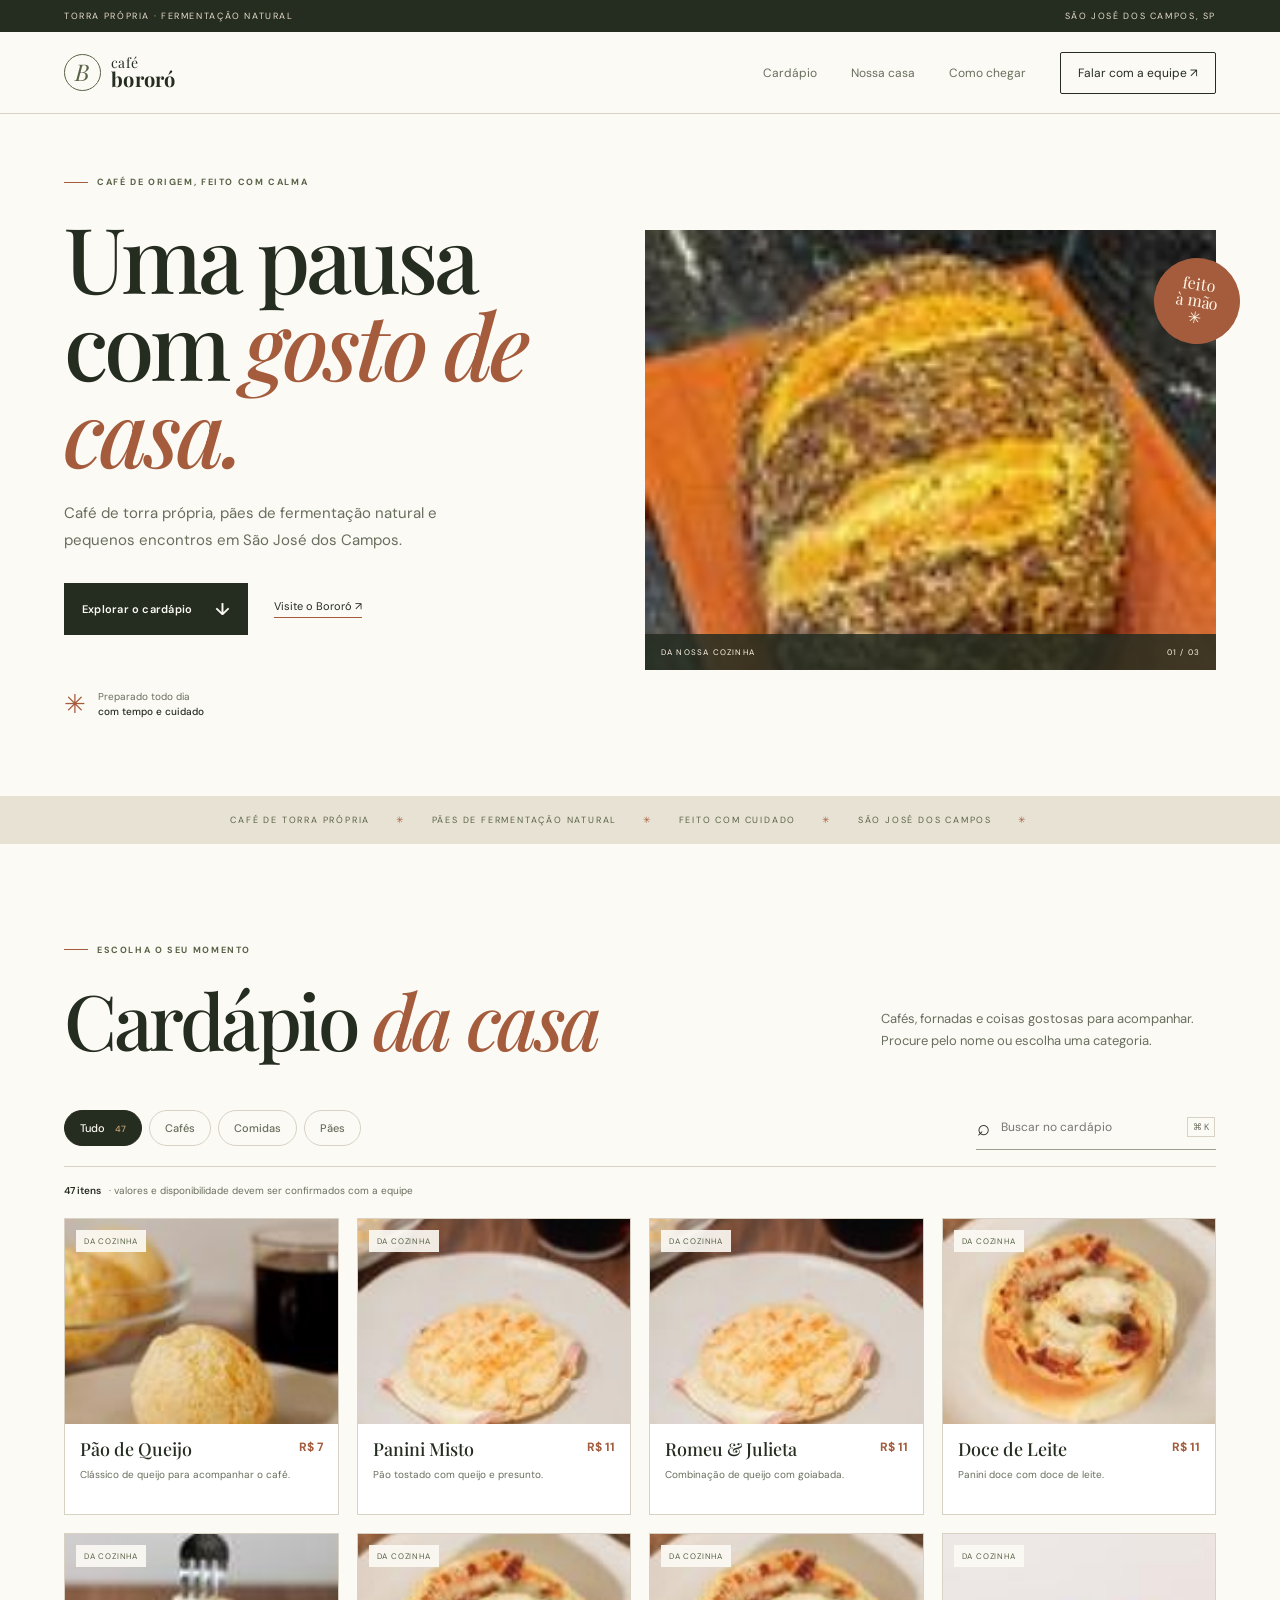
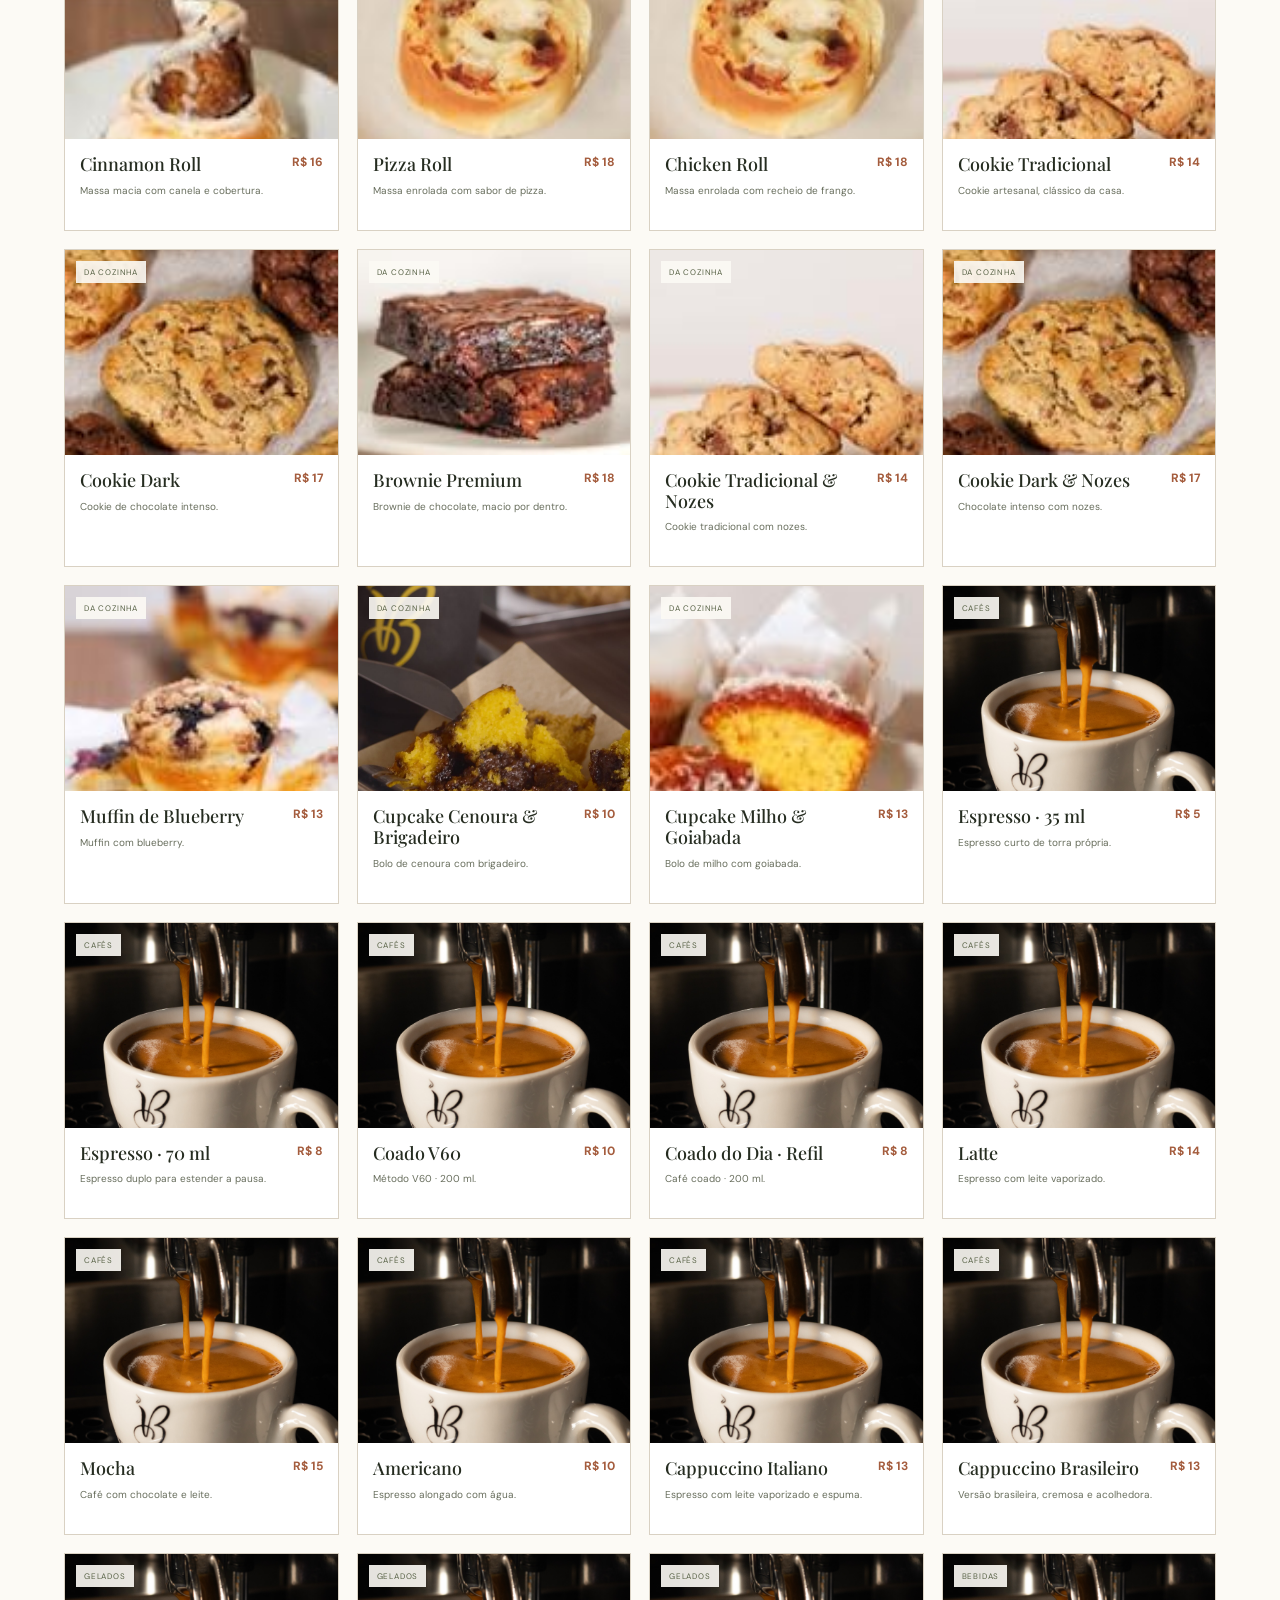
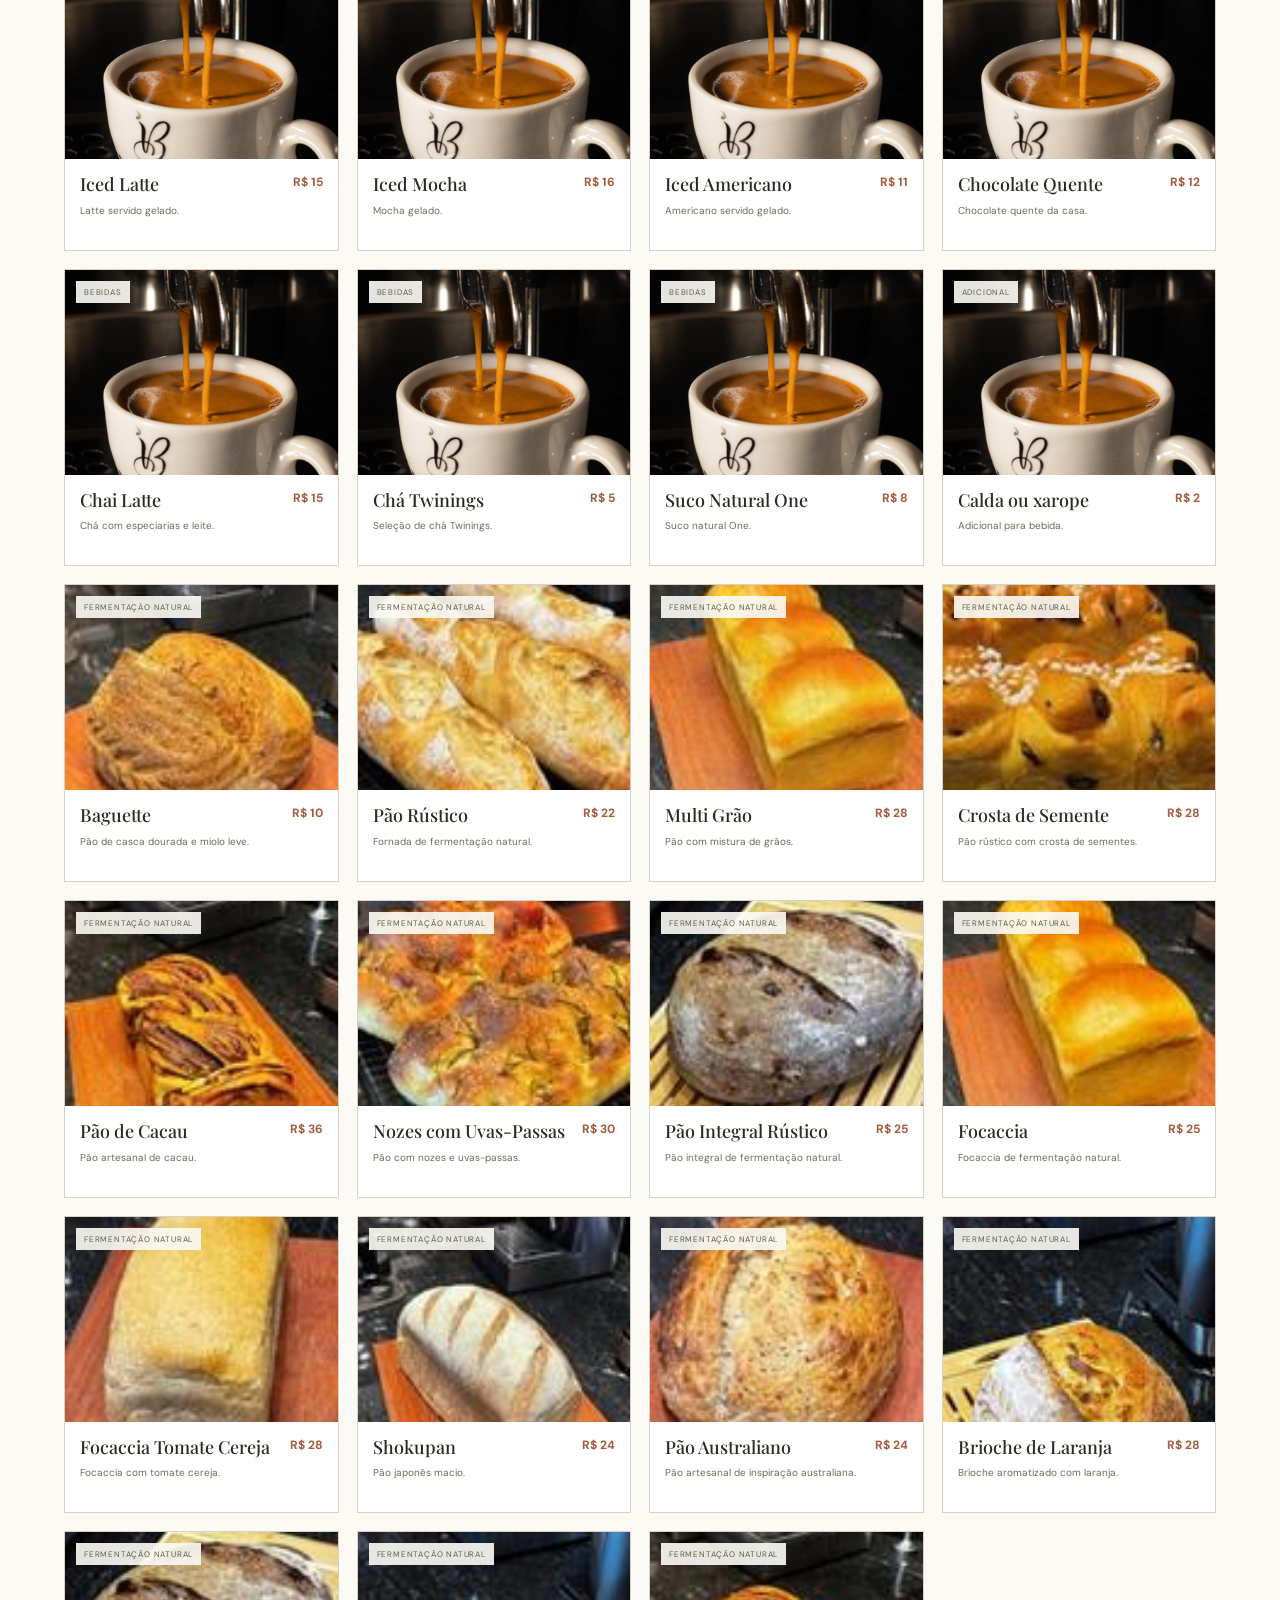
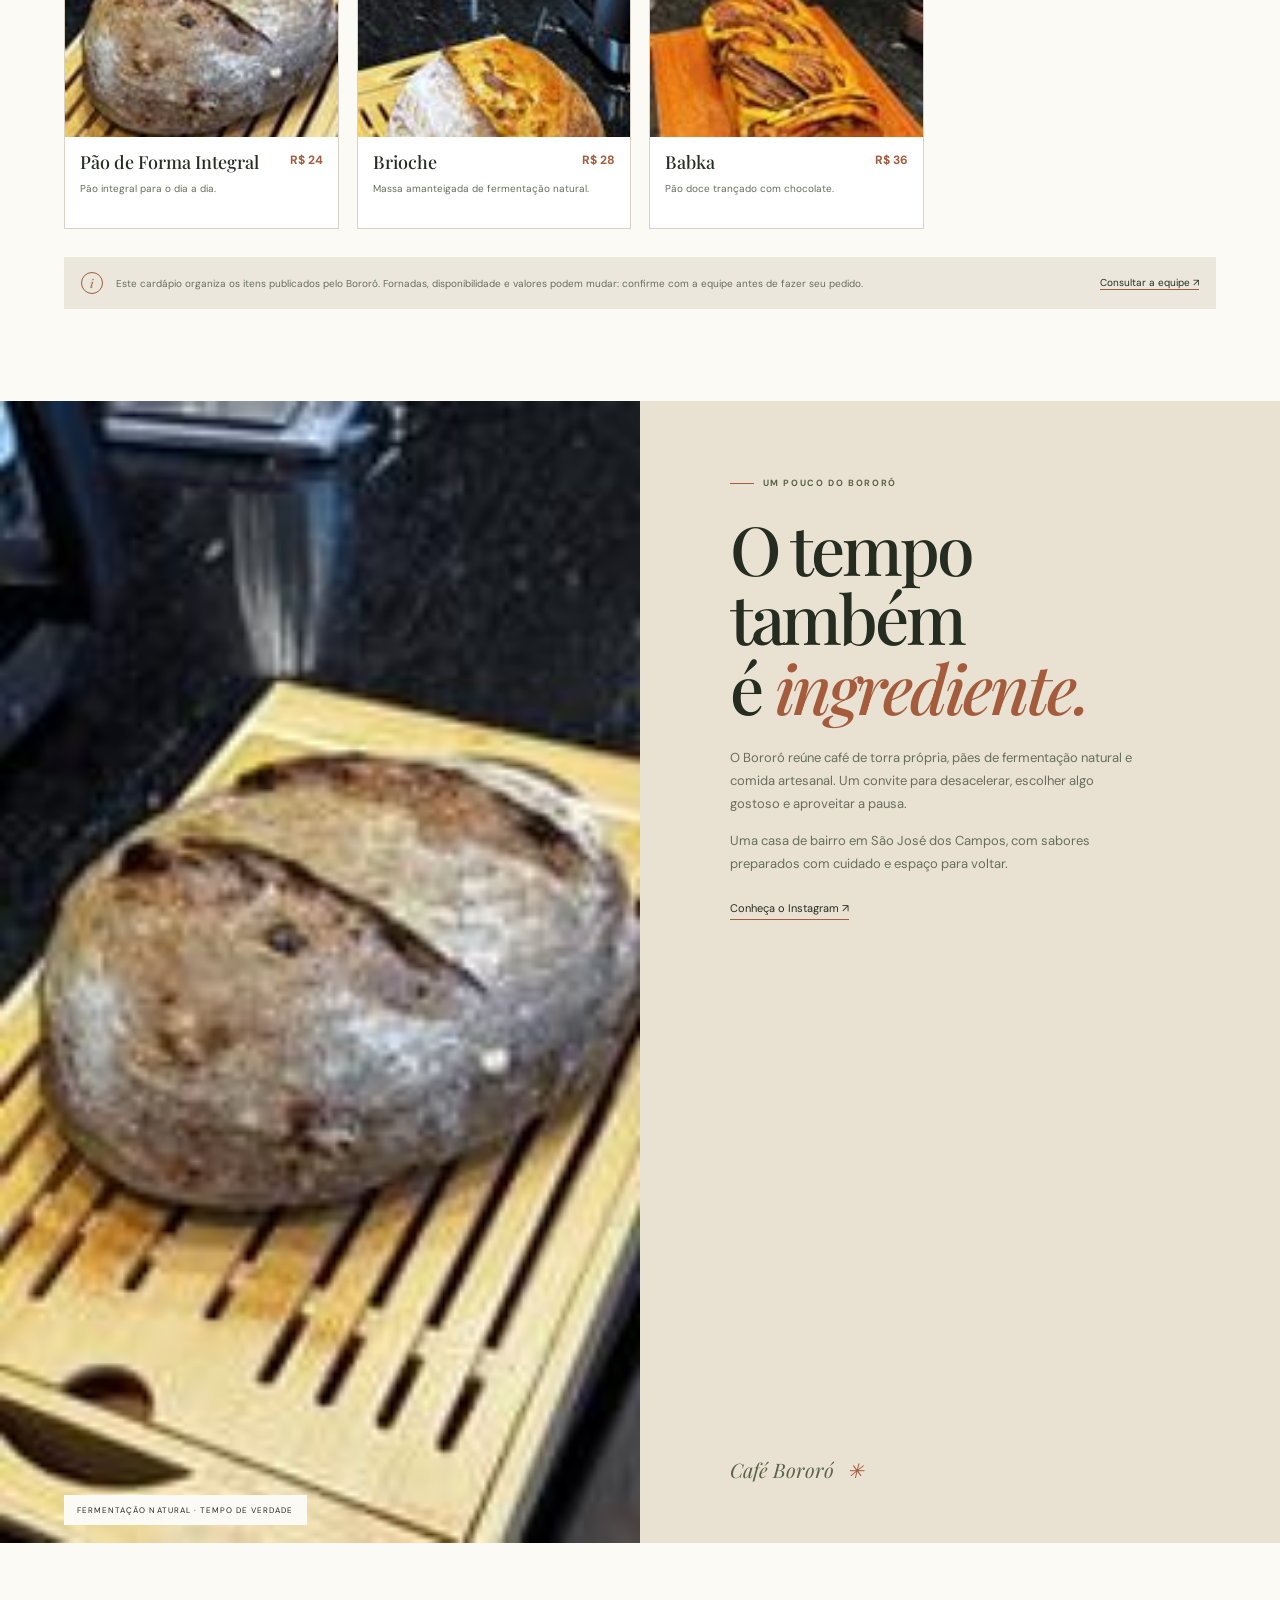
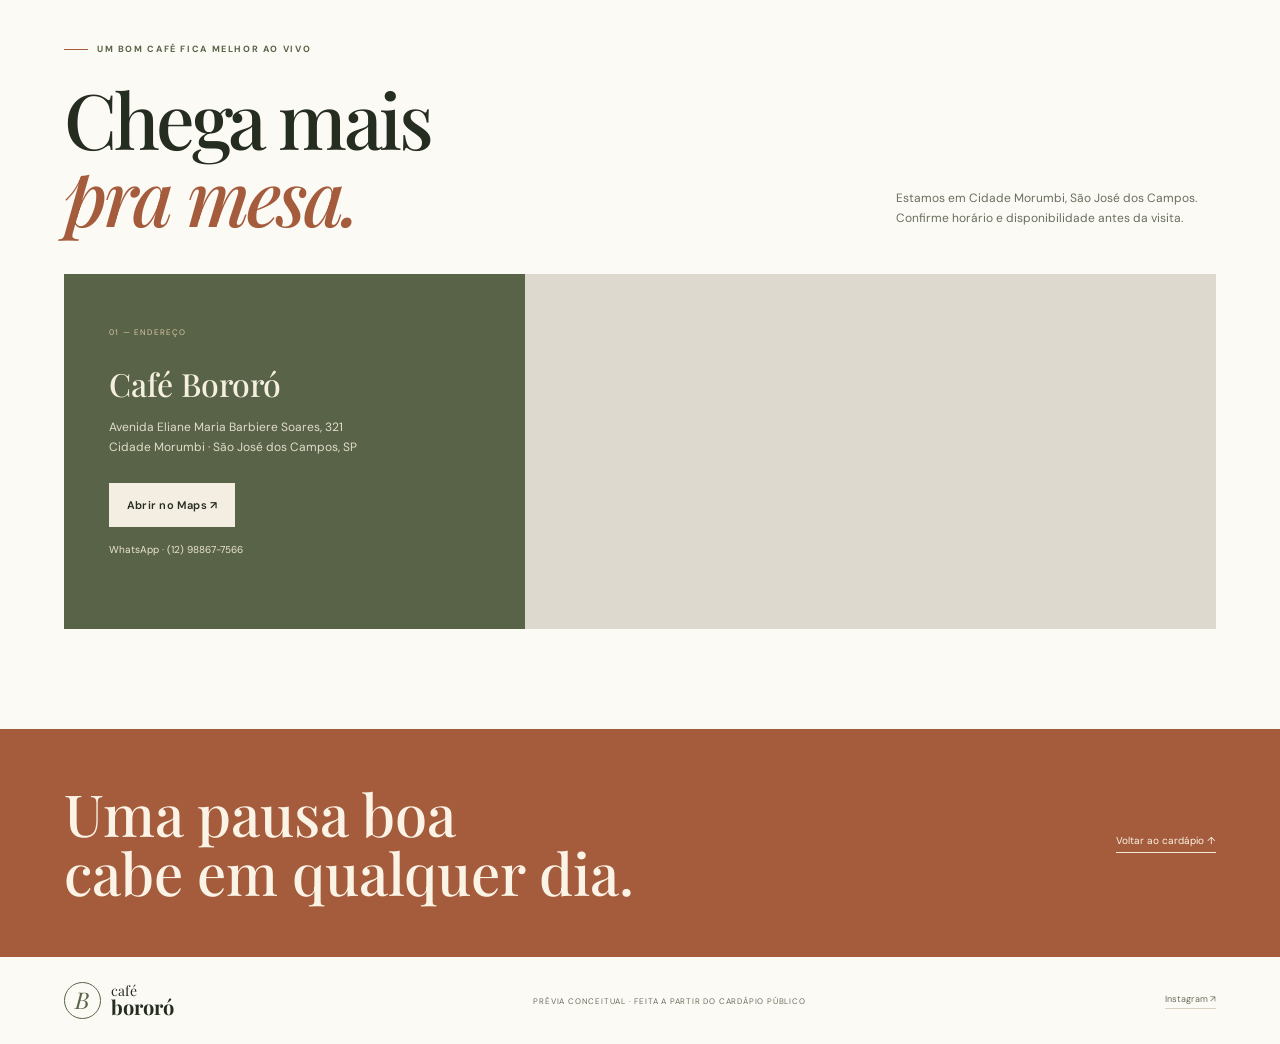
<file: index.html>
<!doctype html>
<html lang="pt-BR">
<head>
<meta charset="utf-8"><meta name="viewport" content="width=device-width,initial-scale=1"><meta name="theme-color" content="#f4eee2"><meta name="description" content="Café Bororó — cafés especiais, pães de fermentação natural e comida feita com cuidado em São José dos Campos."><title>Café Bororó — café com tempo</title><link rel="icon" href="data:image/svg+xml,%3Csvg xmlns=%27http://www.w3.org/2000/svg%27 viewBox=%270 0 40 40%27%3E%3Ccircle cx=%2720%27 cy=%2720%27 r=%2719%27 fill=%27%23596347%27/%3E%3Ctext x=%2720%27 y=%2728%27 text-anchor=%27middle%27 font-size=%2726%27 fill=%27%23f4eee2%27 font-family=%27Georgia%27 font-style=%27italic%27%3EB%3C/text%3E%3C/svg%3E">
<link rel="preconnect" href="https://fonts.googleapis.com"><link rel="preconnect" href="https://fonts.gstatic.com" crossorigin><link href="https://fonts.googleapis.com/css2?family=DM+Sans:wght@400;500;600;700&family=Playfair+Display:wght@500;600;700&display=swap" rel="stylesheet"><link rel="stylesheet" href="styles.css">
</head><body>
<div class="topline"><span>TORRA PRÓPRIA · FERMENTAÇÃO NATURAL</span><span>SÃO JOSÉ DOS CAMPOS, SP</span></div>
<header class="site-header"><a class="brand" href="#inicio" aria-label="Café Bororó início"><span class="brand-mark">B</span><span>café<br><b>bororó</b></span></a><button class="menu-toggle" aria-label="Abrir menu" aria-expanded="false">☰</button><nav id="navigation"><a href="#cardapio">Cardápio</a><a href="#origem">Nossa casa</a><a href="#visite">Como chegar</a><a class="nav-cta" href="https://wa.me/5512988677566" target="_blank" rel="noreferrer">Falar com a equipe ↗</a></nav></header>
<main>
<section class="hero" id="inicio"><div class="hero-copy"><p class="eyebrow"><span></span> CAFÉ DE ORIGEM, FEITO COM CALMA</p><h1>Uma pausa<br>com <em>gosto de casa.</em></h1><p class="hero-text">Café de torra própria, pães de fermentação natural e pequenos encontros em São José dos Campos.</p><div class="hero-actions"><a class="button dark" href="#cardapio">Explorar o cardápio <span>↓</span></a><a class="text-link" href="#visite">Visite o Bororó ↗</a></div><div class="hero-note"><span>✳</span><span>Preparado todo dia<br><b>com tempo e cuidado</b></span></div></div><div class="hero-image"><img src="assets/menu-12.jpg" alt="Pão artesanal de fermentação natural do cardápio do Café Bororó"><div class="image-caption"><span>DA NOSSA COZINHA</span><span>01 / 03</span></div><div class="round-stamp">feito<br>à mão<br>✳</div></div></section>
<section class="marquee" aria-label="Especialidades"><div>CAFÉ DE TORRA PRÓPRIA <i>✳</i> PÃES DE FERMENTAÇÃO NATURAL <i>✳</i> FEITO COM CUIDADO <i>✳</i> SÃO JOSÉ DOS CAMPOS <i>✳</i></div></section>
<section class="menu-section" id="cardapio"><div class="section-heading"><div><p class="eyebrow"><span></span> ESCOLHA O SEU MOMENTO</p><h2>Cardápio <em>da casa</em></h2></div><p class="section-intro">Cafés, fornadas e coisas gostosas para acompanhar. Procure pelo nome ou escolha uma categoria.</p></div>
<div class="menu-tools"><div class="filters" role="group" aria-label="Filtrar cardápio"><button class="filter active" data-filter="todos">Tudo <span>37</span></button><button class="filter" data-filter="cafes">Cafés</button><button class="filter" data-filter="comidas">Comidas</button><button class="filter" data-filter="paes">Pães</button></div><label class="search"><span>⌕</span><input id="search" type="search" placeholder="Buscar no cardápio" aria-label="Buscar no cardápio"><kbd>⌘ K</kbd></label></div>
<p class="results" aria-live="polite"><span id="result-count">37 itens</span> <span>· valores e disponibilidade devem ser confirmados com a equipe</span></p><div class="product-grid" id="product-grid"></div><div class="menu-footnote"><span class="note-icon">i</span><p>Este cardápio organiza os itens publicados pelo Bororó. Fornadas, disponibilidade e valores podem mudar: confirme com a equipe antes de fazer seu pedido.</p><a href="https://wa.me/5512988677566" target="_blank" rel="noreferrer">Consultar a equipe ↗</a></div></section>
<section class="story" id="origem"><div class="story-image"><img src="assets/menu-21.jpg" alt="Pães artesanais do Café Bororó"><span>FERMENTAÇÃO NATURAL · TEMPO DE VERDADE</span></div><div class="story-copy"><p class="eyebrow"><span></span> UM POUCO DO BORORÓ</p><h2>O tempo também<br>é <em>ingrediente.</em></h2><p>O Bororó reúne café de torra própria, pães de fermentação natural e comida artesanal. Um convite para desacelerar, escolher algo gostoso e aproveitar a pausa.</p><p>Uma casa de bairro em São José dos Campos, com sabores preparados com cuidado e espaço para voltar.</p><a class="text-link" href="https://www.instagram.com/cafeteriabororo/" target="_blank" rel="noreferrer">Conheça o Instagram ↗</a><div class="story-signature">Café Bororó <span>✳</span></div></div></section>
<section class="visit" id="visite"><div class="visit-top"><div><p class="eyebrow"><span></span> UM BOM CAFÉ FICA MELHOR AO VIVO</p><h2>Chega mais<br><em>pra mesa.</em></h2></div><p>Estamos em Cidade Morumbi, São José dos Campos. Confirme horário e disponibilidade antes da visita.</p></div><div class="visit-card"><div class="visit-info"><span class="visit-number">01 — ENDEREÇO</span><h3>Café Bororó</h3><p>Avenida Eliane Maria Barbiere Soares, 321<br>Cidade Morumbi · São José dos Campos, SP</p><a class="button cream" target="_blank" rel="noreferrer" href="https://www.google.com/maps/search/?api=1&query=Caf%C3%A9+Boror%C3%B3+Avenida+Eliane+Maria+Barbiere+Soares+321+S%C3%A3o+Jos%C3%A9+dos+Campos">Abrir no Maps ↗</a><a class="phone-link" href="https://wa.me/5512988677566" target="_blank" rel="noreferrer">WhatsApp · (12) 98867-7566</a></div><div class="map-frame"><iframe title="Mapa de localização do Café Bororó" src="https://maps.google.com/maps?q=Caf%C3%A9%20Boror%C3%B3%20Avenida%20Eliane%20Maria%20Barbiere%20Soares%20321%20S%C3%A3o%20Jos%C3%A9%20dos%20Campos&t=&z=15&ie=UTF8&iwloc=&output=embed" loading="lazy" referrerpolicy="no-referrer-when-downgrade"></iframe></div></div></section>
<section class="closing"><p>Uma pausa boa<br>cabe em qualquer dia.</p><a href="#cardapio">Voltar ao cardápio ↑</a></section>
</main><footer><a class="brand" href="#inicio"><span class="brand-mark">B</span><span>café<br><b>bororó</b></span></a><span>PRÉVIA CONCEITUAL · FEITA A PARTIR DO CARDÁPIO PÚBLICO</span><a href="https://www.instagram.com/cafeteriabororo/" target="_blank" rel="noreferrer">Instagram ↗</a></footer>
<script src="app.js"></script></body></html>
</file>
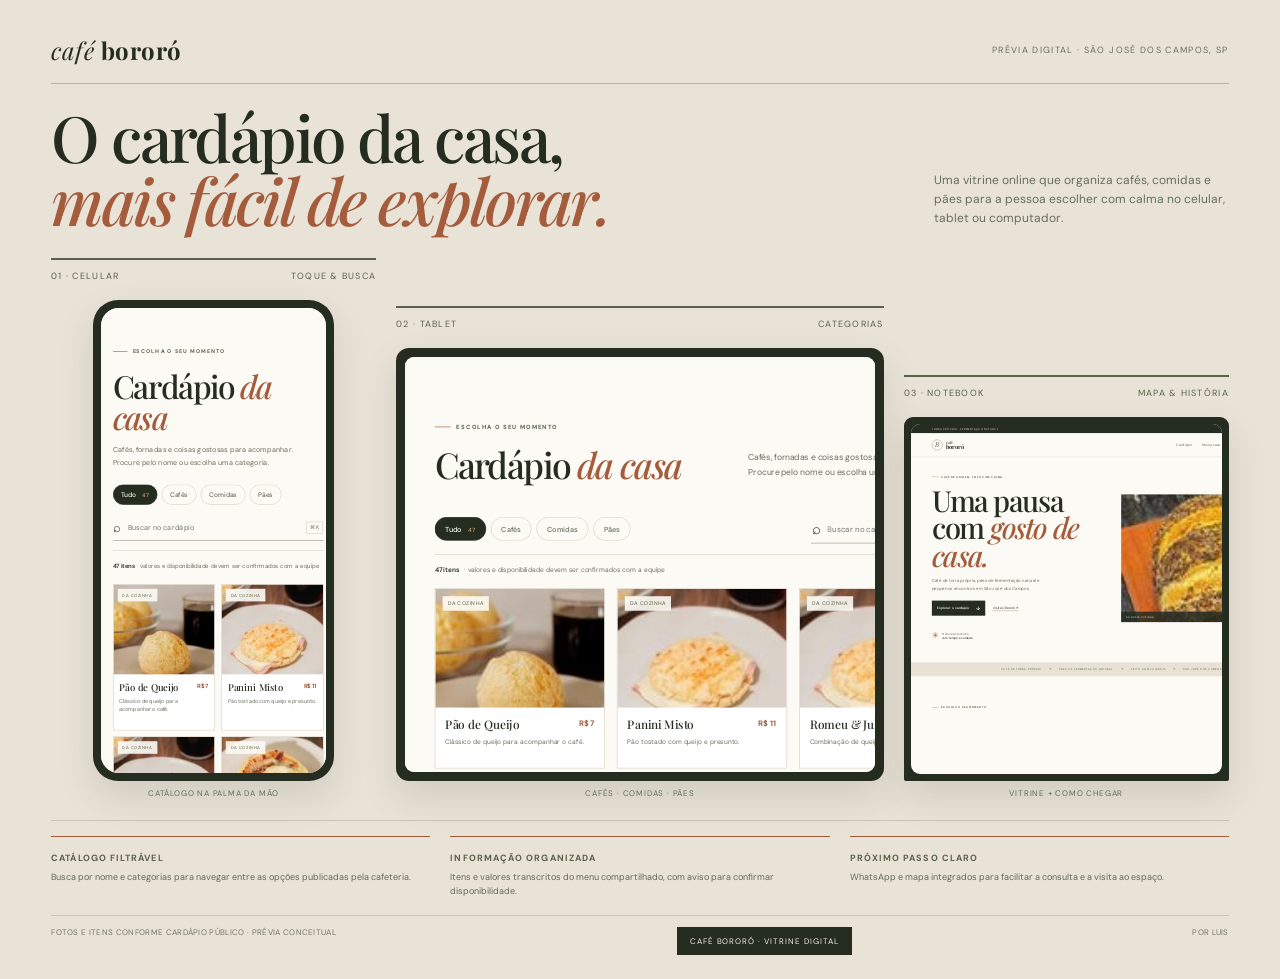
<file: arte/prancha.html>
<!doctype html><html lang="pt-BR"><head><meta charset="utf-8"><meta name="viewport" content="width=device-width,initial-scale=1"><title>Café Bororó · Direção digital</title><link rel="preconnect" href="https://fonts.googleapis.com"><link rel="preconnect" href="https://fonts.gstatic.com" crossorigin><link href="https://fonts.googleapis.com/css2?family=DM+Sans:wght@400;500;600;700&family=Playfair+Display:wght@500;600;700&display=swap" rel="stylesheet"><style>*{box-sizing:border-box}body{margin:0;background:#e8e2d7;color:#252c20;font-family:'DM Sans',sans-serif;padding:34px 4vw 24px}.head{display:flex;align-items:center;justify-content:space-between;border-bottom:1px solid #bbb5a8;padding-bottom:17px}.brand{font:italic 24px 'Playfair Display';letter-spacing:.02em}.brand b{font-style:normal}.meta{font-size:9px;letter-spacing:.15em;color:#68705d}.intro{display:grid;grid-template-columns:1fr auto;align-items:end;gap:30px;padding:22px 0 27px}.intro h1{font:500 clamp(35px,5vw,64px)/.98 'Playfair Display';letter-spacing:-.04em;margin:0}.intro h1 em{color:#a45c3d}.intro p{font-size:12px;color:#66705f;max-width:295px;line-height:1.6;margin:0 0 3px}.devices{display:grid;grid-template-columns:1fr 1.5fr 1fr;gap:20px;align-items:end}.device-card{min-width:0}.label{display:flex;justify-content:space-between;align-items:center;font-size:9px;letter-spacing:.14em;border-top:2px solid #596347;padding:10px 0;color:#596347;margin-bottom:8px}.device{background:#252c20;padding:8px;border-radius:17px;box-shadow:0 16px 35px #413a2d21}.phone{width:74%;max-width:250px;margin:0 auto;border-radius:25px;padding:8px}.tablet{border-radius:13px;padding:9px}.laptop{border-radius:9px 9px 2px 2px;padding:7px}.screen{background:#fcfaf5;overflow:hidden;border-radius:9px;height:400px}.phone .screen{height:465px;border-radius:18px}.tablet .screen{height:415px}.laptop .screen{height:350px}.screen iframe{border:0;width:1440px;height:1000px;transform:scale(.33);transform-origin:top left;pointer-events:none}.phone .screen iframe{width:390px;height:1800px;transform:scale(.60)}.tablet .screen iframe{width:900px;height:1250px;transform:scale(.66)}.laptop .screen iframe{width:1440px;height:1000px;transform:scale(.29)}.device-foot{font-size:8px;color:#646c5c;text-align:center;margin-top:7px;letter-spacing:.1em}.notes{display:grid;grid-template-columns:1fr 1fr 1fr;gap:20px;border-top:1px solid #c9c2b6;margin-top:22px;padding-top:15px}.note{border-top:1px solid #a45c3d;padding-top:8px}.note b{font-size:9px;letter-spacing:.12em;color:#596347}.note p{font-size:9px;color:#62695d;line-height:1.5;margin:5px 0 0}.foot{border-top:1px solid #c9c2b6;margin-top:17px;padding-top:11px;display:flex;justify-content:space-between;font-size:8px;color:#74776e;letter-spacing:.04em}.tag{background:#252c20;color:#f4eee2;padding:9px 13px;font-size:8px;letter-spacing:.12em}@media(max-width:760px){body{padding:22px 5vw}.head .meta{max-width:150px;text-align:right}.intro{grid-template-columns:1fr;gap:12px}.intro p{max-width:430px}.devices{grid-template-columns:1fr;gap:23px;align-items:start}.phone{width:72%}.phone .screen{height:450px}.tablet .screen{height:400px}.laptop .screen{height:310px}.notes{grid-template-columns:1fr;gap:13px}.foot{flex-wrap:wrap;gap:8px}.device-card{max-width:600px;width:100%;margin:auto}}@media print{body{padding:20px;background:#fff}.device{box-shadow:none}.devices{gap:12px}}
</style></head><body><header class="head"><div class="brand">café <b>bororó</b></div><div class="meta">PRÉVIA DIGITAL · SÃO JOSÉ DOS CAMPOS, SP</div></header><section class="intro"><h1>O cardápio da casa,<br><em>mais fácil de explorar.</em></h1><p>Uma vitrine online que organiza cafés, comidas e pães para a pessoa escolher com calma no celular, tablet ou computador.</p></section><section class="devices"><article class="device-card"><div class="label"><span>01 · CELULAR</span><span>TOQUE & BUSCA</span></div><div class="device phone"><div class="screen"><iframe src="../index.html#cardapio" title="Café Bororó em celular"></iframe></div></div><div class="device-foot">CATÁLOGO NA PALMA DA MÃO</div></article><article class="device-card"><div class="label"><span>02 · TABLET</span><span>CATEGORIAS</span></div><div class="device tablet"><div class="screen"><iframe src="../index.html#cardapio" title="Café Bororó em tablet"></iframe></div></div><div class="device-foot">CAFÉS · COMIDAS · PÃES</div></article><article class="device-card"><div class="label"><span>03 · NOTEBOOK</span><span>MAPA & HISTÓRIA</span></div><div class="device laptop"><div class="screen"><iframe src="../index.html" title="Café Bororó em notebook"></iframe></div></div><div class="device-foot">VITRINE + COMO CHEGAR</div></article></section><section class="notes"><article class="note"><b>CATÁLOGO FILTRÁVEL</b><p>Busca por nome e categorias para navegar entre as opções publicadas pela cafeteria.</p></article><article class="note"><b>INFORMAÇÃO ORGANIZADA</b><p>Itens e valores transcritos do menu compartilhado, com aviso para confirmar disponibilidade.</p></article><article class="note"><b>PRÓXIMO PASSO CLARO</b><p>WhatsApp e mapa integrados para facilitar a consulta e a visita ao espaço.</p></article></section><footer class="foot"><span>FOTOS E ITENS CONFORME CARDÁPIO PÚBLICO · PRÉVIA CONCEITUAL</span><span class="tag">CAFÉ BORORÓ · VITRINE DIGITAL</span><span>POR LUIS</span></footer></body></html>
</file>
<file: styles.css>
:root{--cream:#f4eee2;--paper:#fcfaf5;--ink:#252c20;--muted:#686e5d;--olive:#596347;--rust:#a45c3d;--line:#d9d1c3;--serif:'Playfair Display',Georgia,serif;--sans:'DM Sans',Arial,sans-serif}*{box-sizing:border-box}html{scroll-behavior:smooth}body{margin:0;background:var(--paper);color:var(--ink);font-family:var(--sans)}a{color:inherit;text-decoration:none}.topline{height:32px;background:var(--ink);color:#e7ddca;display:flex;justify-content:space-between;padding:0 5vw;align-items:center;font-size:9px;letter-spacing:.18em}.site-header{height:82px;padding:0 5vw;display:flex;align-items:center;justify-content:space-between;border-bottom:1px solid var(--line);background:var(--paper);position:relative;z-index:5}.brand{display:flex;gap:10px;align-items:center;font-family:var(--serif);font-size:14px;line-height:.9;letter-spacing:.02em}.brand b{font-size:20px}.brand-mark{width:37px;height:37px;border:1px solid var(--olive);border-radius:50%;display:grid;place-items:center;color:var(--olive);font-family:var(--serif);font-size:23px;font-style:italic}nav{display:flex;align-items:center;gap:34px;font-size:12px}nav a:not(.nav-cta){color:var(--muted)}nav a:hover,.text-link:hover{color:var(--rust)}.nav-cta{padding:12px 17px;border:1px solid var(--ink);border-radius:2px}.menu-toggle{display:none;border:0;background:none;font-size:24px}.hero{padding:62px 5vw 72px;display:grid;grid-template-columns:.95fr 1.05fr;gap:5vw;align-items:center;min-height:590px}.eyebrow{font-size:9px;letter-spacing:.18em;color:var(--olive);font-weight:700;display:flex;gap:9px;align-items:center;margin:0 0 25px}.eyebrow span{width:24px;height:1px;background:var(--rust)}h1,h2,h3,p{margin-top:0}h1,h2{font-family:var(--serif);font-weight:500;letter-spacing:-.045em}h1{font-size:clamp(54px,7.1vw,100px);line-height:.96;margin-bottom:25px}h1 em,h2 em{color:var(--rust);font-weight:500}.hero-text{max-width:425px;color:var(--muted);font-size:15px;line-height:1.8}.hero-actions{display:flex;align-items:center;gap:26px;margin-top:29px}.button{display:inline-flex;gap:23px;align-items:center;padding:15px 18px;font-size:11px;font-weight:600;letter-spacing:.02em}.button.dark{background:var(--ink);color:var(--paper)}.button.dark span{font-size:17px}.text-link{font-size:11px;border-bottom:1px solid var(--rust);padding-bottom:4px}.hero-note{margin-top:50px;display:flex;align-items:center;gap:12px;color:var(--muted);font-size:10px;line-height:1.5}.hero-note>span:first-child{font-size:26px;color:var(--rust)}.hero-note b{color:var(--ink);font-weight:500}.hero-image{height:440px;position:relative;background:#d9d0bd}.hero-image>img{height:100%;width:100%;object-fit:cover;object-position:center 56%}.image-caption{position:absolute;bottom:0;left:0;right:0;background:#252c20d9;color:#fff5e5;padding:13px 16px;display:flex;justify-content:space-between;font-size:8px;letter-spacing:.15em}.round-stamp{position:absolute;width:86px;height:86px;border-radius:50%;background:var(--rust);color:#fff5e5;right:-24px;top:28px;display:grid;place-content:center;text-align:center;font-family:var(--serif);font-size:16px;line-height:1.05;transform:rotate(9deg)}.marquee{background:#e8e2d4;overflow:hidden;padding:18px 0;color:var(--olive);white-space:nowrap;font-size:9px;letter-spacing:.2em}.marquee div{text-align:center}.marquee i{font-style:normal;color:var(--rust);margin:0 22px}.menu-section{padding:100px 5vw 92px}.section-heading,.visit-top{display:flex;justify-content:space-between;align-items:end;gap:30px}.section-heading h2,.visit h2{font-size:clamp(48px,6vw,78px);line-height:1;margin:0}.section-intro{max-width:335px;color:var(--muted);font-size:13px;line-height:1.7;margin-bottom:5px}.menu-tools{display:flex;justify-content:space-between;align-items:center;border-bottom:1px solid var(--line);margin-top:48px;padding-bottom:16px;gap:20px}.filters{display:flex;gap:7px;overflow:auto;scrollbar-width:none}.filter{white-space:nowrap;background:transparent;border:1px solid var(--line);border-radius:30px;padding:10px 15px;color:var(--muted);font:500 11px var(--sans);cursor:pointer}.filter.active{background:var(--ink);border-color:var(--ink);color:var(--paper)}.filter span{font-size:9px;margin-left:7px;color:#c9a777}.search{display:flex;align-items:center;gap:9px;border-bottom:1px solid #9e9d8e;padding:7px 1px;max-width:240px;flex:1}.search>span{font-size:22px}.search input{border:0;background:none;outline:0;font:12px var(--sans);min-width:0;width:100%;color:var(--ink)}kbd{font:9px var(--sans);border:1px solid var(--line);padding:3px 5px;color:var(--muted);white-space:nowrap}.results{display:flex;gap:8px;font-size:10px;color:var(--muted);margin:17px 0 21px}.results #result-count{color:var(--ink);font-weight:600}.product-grid{display:grid;grid-template-columns:repeat(4,1fr);gap:18px}.product{background:#fff;border:1px solid var(--line);min-width:0;transition:transform .2s,box-shadow .2s}.product:hover{transform:translateY(-3px);box-shadow:0 12px 25px #28251612}.product-image{height:205px;position:relative;background:#e8e0d1;overflow:hidden}.product-image img{width:100%;height:100%;object-fit:cover;transition:transform .45s}.product:hover .product-image img{transform:scale(1.035)}.category-tag{position:absolute;left:11px;top:11px;background:#fcfaf5e8;padding:6px 8px;color:var(--olive);font-size:8px;letter-spacing:.1em;text-transform:uppercase}.product-copy{padding:15px 15px 16px}.product-top{display:flex;justify-content:space-between;align-items:start;gap:8px}.product h3{font:500 18px var(--serif);line-height:1.15;margin:0 0 8px}.price{font-size:12px;color:var(--rust);font-weight:700;white-space:nowrap}.product p{font-size:10px;color:var(--muted);line-height:1.55;margin:0;min-height:31px}.menu-footnote{margin-top:28px;background:#ebe7dd;display:flex;align-items:center;gap:13px;padding:15px 17px}.note-icon{flex:0 0 22px;width:22px;height:22px;border:1px solid var(--rust);border-radius:50%;display:grid;place-items:center;color:var(--rust);font:italic 12px var(--serif)}.menu-footnote p{font-size:10px;color:var(--muted);line-height:1.5;margin:0;flex:1}.menu-footnote a{font-size:10px;white-space:nowrap;border-bottom:1px solid var(--rust)}.story{background:#e9e2d3;display:grid;grid-template-columns:1fr 1fr;min-height:560px}.story-image{position:relative;min-height:460px}.story-image img{width:100%;height:100%;object-fit:cover}.story-image>span{position:absolute;bottom:18px;left:5vw;background:var(--paper);padding:10px 13px;font-size:8px;letter-spacing:.13em}.story-copy{padding:76px 10vw 60px 7vw;display:flex;flex-direction:column;align-items:flex-start}.story-copy h2{font-size:clamp(45px,5.3vw,70px);line-height:1.02;margin:0 0 24px}.story-copy>p:not(.eyebrow){max-width:410px;font-size:13px;color:var(--muted);line-height:1.8}.story-copy .text-link{margin-top:12px}.story-signature{margin-top:auto;padding-top:30px;font-family:var(--serif);font-style:italic;font-size:20px;color:var(--olive)}.story-signature span{color:var(--rust);margin-left:8px}.visit{padding:100px 5vw}.visit-top{margin-bottom:40px}.visit-top>p{max-width:320px;color:var(--muted);font-size:12px;line-height:1.7;margin-bottom:5px}.visit-card{display:grid;grid-template-columns:.8fr 1.2fr;background:var(--olive);color:#f5efdf;min-height:350px}.visit-info{padding:45px}.visit-number{font-size:8px;letter-spacing:.15em;color:#d7c6a6}.visit-info h3{font:500 32px var(--serif);margin:22px 0 12px}.visit-info p{font-size:12px;line-height:1.7;color:#e1ddce}.button.cream{background:var(--cream);color:var(--ink);margin-top:13px}.phone-link{display:block;font-size:10px;margin-top:16px;color:#eee5d4}.map-frame{min-height:350px;background:#ded9cf}.map-frame iframe{width:100%;height:100%;min-height:350px;border:0;filter:grayscale(.22) sepia(.1)}.closing{background:var(--rust);color:#fbf4e6;padding:55px 5vw;display:flex;justify-content:space-between;align-items:center}.closing p{font:500 clamp(32px,5vw,58px)/1.02 var(--serif);margin:0}.closing a{font-size:10px;border-bottom:1px solid #f7e9d3;padding-bottom:5px}footer{padding:25px 5vw;display:flex;align-items:center;justify-content:space-between;gap:15px;color:var(--muted);font-size:8px;letter-spacing:.1em}footer .brand{letter-spacing:0;color:var(--ink)}footer>a:last-child{font-size:9px;letter-spacing:0;border-bottom:1px solid var(--line);padding-bottom:3px}.empty-state{grid-column:1/-1;text-align:center;padding:55px;color:var(--muted);border:1px dashed var(--line)}
@media(max-width:900px){.product-grid{grid-template-columns:repeat(3,1fr)}.hero{min-height:0;padding-top:50px}.hero-image{height:380px}.story-copy{padding-right:6vw}.visit-info{padding:32px}.product-image{height:180px}}
@media(max-width:640px){.topline{padding:0 5vw;font-size:7px;letter-spacing:.11em}.site-header{height:68px}.menu-toggle{display:block}nav{display:none;position:absolute;top:68px;left:0;right:0;background:var(--paper);padding:16px 5vw 24px;align-items:stretch;flex-direction:column;gap:0;border-bottom:1px solid var(--line)}nav.open{display:flex}nav a{padding:14px 0;border-bottom:1px solid var(--line)}nav .nav-cta{border:0;padding:14px 0}.hero{display:flex;flex-direction:column;align-items:stretch;padding:43px 5vw 50px;gap:32px}.hero h1{font-size:clamp(53px,15vw,78px)}.hero-text{font-size:13px}.hero-note{margin-top:30px}.hero-image{height:310px;margin-right:10px}.round-stamp{width:72px;height:72px;right:-12px;font-size:14px}.marquee{padding:14px 0}.marquee div{min-width:820px;transform:translateX(-9%);font-size:8px}.menu-section{padding:66px 5vw}.section-heading,.visit-top{display:block}.section-heading h2,.visit h2{font-size:53px}.section-intro{margin-top:17px;font-size:12px}.menu-tools{align-items:stretch;flex-direction:column;margin-top:27px;gap:14px}.filters{padding-bottom:2px}.filter{padding:9px 13px}.search{max-width:none}.results{display:block;line-height:1.7}.product-grid{grid-template-columns:repeat(2,minmax(0,1fr));gap:10px}.product-image{height:150px}.product-copy{padding:12px 10px}.product h3{font-size:16px}.product p{font-size:9px;min-height:42px}.price{font-size:10px}.category-tag{font-size:7px;left:7px;top:7px}.menu-footnote{align-items:flex-start;flex-wrap:wrap;padding:13px}.menu-footnote p{flex-basis:calc(100% - 40px)}.menu-footnote a{margin-left:35px}.story{grid-template-columns:1fr}.story-image{min-height:300px;height:300px}.story-image>span{left:5vw;bottom:12px;font-size:7px}.story-copy{padding:50px 7vw 40px;min-height:420px}.story-copy h2{font-size:51px}.story-copy>p:not(.eyebrow){font-size:12px}.visit{padding:68px 5vw}.visit-top>p{margin-top:17px}.visit-card{grid-template-columns:1fr}.visit-info{padding:30px 25px}.map-frame,.map-frame iframe{min-height:260px;height:260px}.closing{padding:40px 5vw;align-items:flex-start;flex-direction:column;gap:22px}.closing p{font-size:42px}footer{flex-wrap:wrap}footer>span{order:3;width:100%;line-height:1.5}}
@media(prefers-reduced-motion:reduce){html{scroll-behavior:auto}*,*:before,*:after{transition:none!important;animation:none!important}}
</file>
